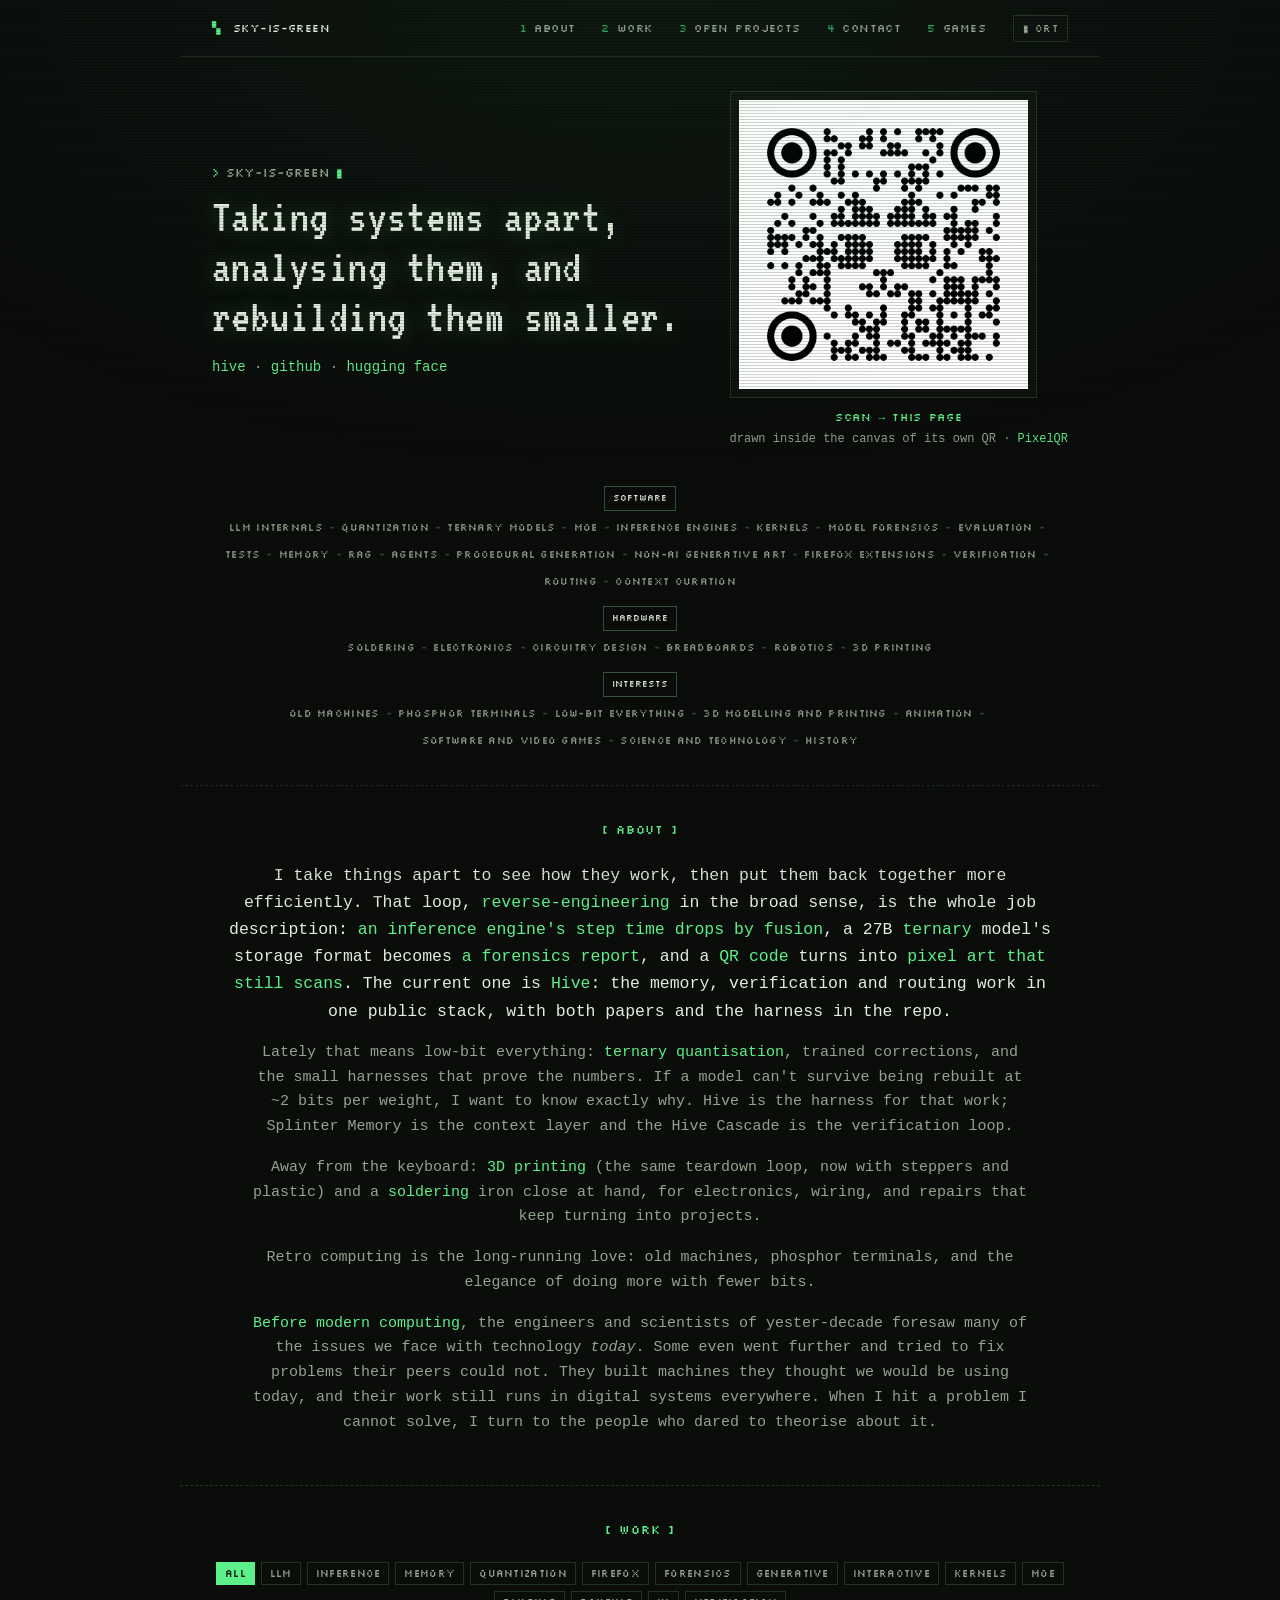
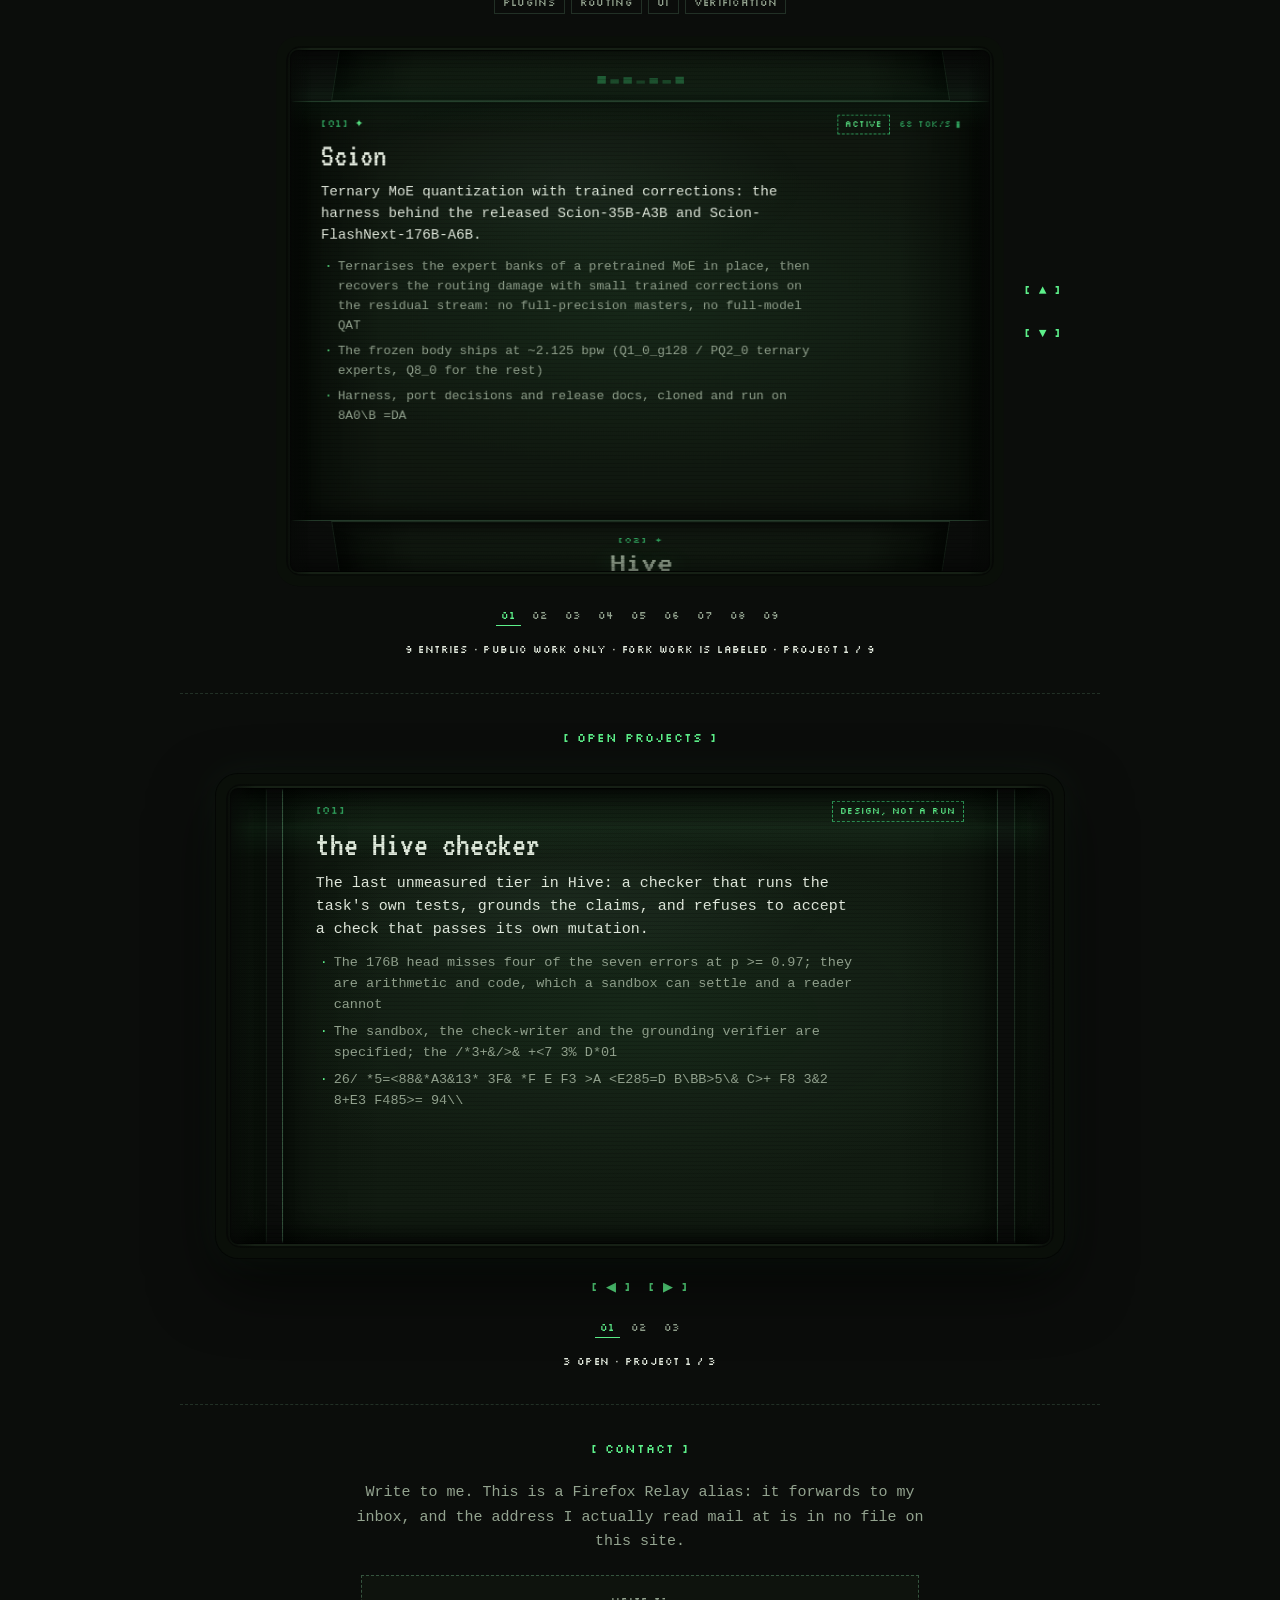
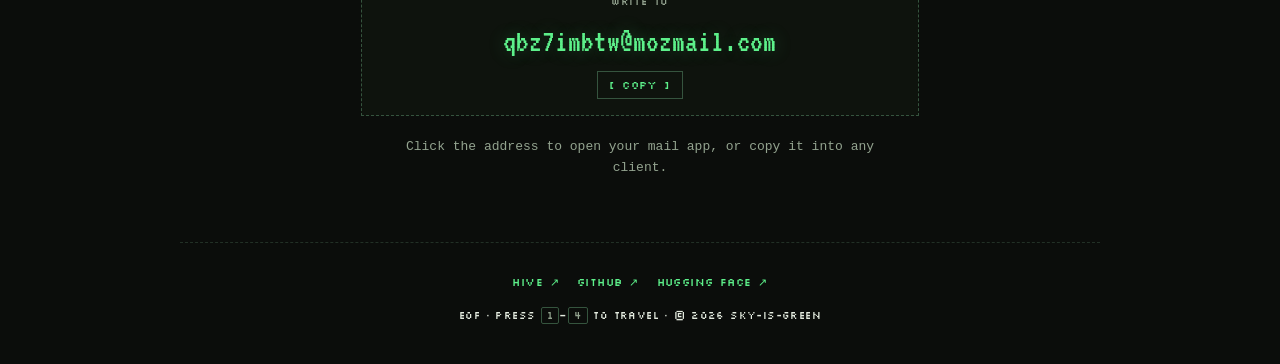
<file: index.html>
<!DOCTYPE html>
<html lang="en">
<head>
<meta charset="utf-8">
<meta name="viewport" content="width=device-width, initial-scale=1">
<title>Ricky · sky-is-green</title>
<meta name="description" content="Ricky (sky-is-green): low-bit systems, ternary quantization, inference engines, memory, verification, routing, and things taken apart to be rebuilt smaller.">
<link rel="icon" href="data:image/svg+xml,%3Csvg xmlns='http://www.w3.org/2000/svg' viewBox='0 0 16 16'%3E%3Crect width='16' height='16' fill='%230b0d0b'/%3E%3Crect x='3' y='3' width='10' height='10' fill='none' stroke='%235df08a' stroke-width='2'/%3E%3Crect x='6' y='6' width='4' height='4' fill='%235df08a'/%3E%3C/svg%3E">
<link rel="stylesheet" href="styles.css">
</head>
<body>
<a class="skip" href="#work">skip to work</a>

<header class="bar wrap">
  <a class="brand" href="https://github.com/sky-is-green"><span class="brand-mark" aria-hidden="true">▚</span> sky-is-green</a>
  <nav class="menu" aria-label="main menu">
    <a href="#about"><span class="num" aria-hidden="true">1</span>about</a>
    <a href="#work"><span class="num" aria-hidden="true">2</span>work</a>
    <a href="#open"><span class="num" aria-hidden="true">3</span>open projects</a>
    <a href="#contact"><span class="num" aria-hidden="true">4</span>contact</a>
    <a href="games/"><span class="num" aria-hidden="true">5</span>games</a>
  </nav>
  <button class="crt-toggle" id="crt-toggle" type="button" aria-pressed="true" title="toggle the CRT look">▮&nbsp;crt</button>
</header>

<main id="top">

  <section class="hero wrap" aria-labelledby="hero-tagline">
    <div class="hero-in">
      <div class="hero-text">
        <p class="hello"><span class="prompt" aria-hidden="true">&gt;</span> <span id="profile-name">…</span><span class="cursor" aria-hidden="true">▮</span></p>
        <h1 id="hero-tagline"></h1>
        <p class="sub" id="hero-links"></p>
      </div>
      <figure class="avatar">
        <img id="hero-avatar" src="assets/qr/hero-qr.png" width="820" height="820" alt="Pixel art rendered as a fully scannable QR code. It points at this page">
        <figcaption>
          <span class="scan-line">scan → this page</span>
          <span class="dim">drawn inside the canvas of its own QR · <a href="games/#cab-pixelqr">PixelQR</a></span>
        </figcaption>
      </figure>
    </div>
    <div class="skills" id="skills"></div>
  </section>

  <section id="about" class="wrap" aria-labelledby="sec-about">
    <h2 class="sec-label" id="sec-about"><span aria-hidden="true">[</span> about <span aria-hidden="true">]</span></h2>
    <div class="about" id="about-body"></div>
  </section>

  <section id="work" class="wrap" aria-labelledby="sec-work">
    <h2 class="sec-label" id="sec-work"><span aria-hidden="true">[</span> work <span aria-hidden="true">]</span></h2>
    <div class="filters" id="filters" role="group" aria-label="filter projects by tag"></div>
    <div class="tumbler" id="tumbler" role="group" aria-roledescription="carousel" aria-label="projects">
      <!-- A pad the width of the rail, set by sizeDrum(): the rail is in the row
           with the frame, so without it the frame sits half a rail left of the
           section's centre line. -->
      <div class="tum-pad" aria-hidden="true"></div>
      <!-- The scroller and the monitor are siblings, not parent and child: the
           monitor is positioned against the frame and simply painted over the
           scroller. The stage used to sit inside the scroller relying on
           position: sticky, but sticky never applied — screen.js mounts class
           "scr" on the stage and .scr's later position: relative wins the
           cascade, so the stage scrolled away with the content and the drum
           read as a blank gap (verified in Firefox). The scroller is now only
           what generates scroll input; the stage never moves with it. -->
      <div class="tum-frame" id="tum-frame">
        <div class="tum-viewport" id="tum-viewport" tabindex="0" aria-label="projects: scroll, swipe, or use the arrow keys">
          <div class="tum-space" id="tum-space" aria-hidden="true"></div>
        </div>
        <div class="tum-stage" id="tum-stage">
          <div class="tum-drum" id="tum-drum"></div>
          <!-- the monitor chrome (glass, signal, frame) is mounted by screen.js -->
        </div>
      </div>
      <div class="tum-side">
        <button class="tum-btn" id="tum-up" type="button" aria-label="previous project">[&nbsp;▲&nbsp;]</button>
        <button class="tum-btn" id="tum-down" type="button" aria-label="next project">[&nbsp;▼&nbsp;]</button>
      </div>
    </div>
    <div class="ticks" id="tum-ticks" role="group" aria-label="jump to project"></div>
    <p class="dim count" id="count" aria-live="polite"></p>
  </section>

  <section id="open" class="wrap" aria-labelledby="sec-open">
    <h2 class="sec-label" id="sec-open"><span aria-hidden="true">[</span> open projects <span aria-hidden="true">]</span></h2>
    <!-- The drum's cards, slid sideways instead of rolled: one monitor over a
         scroll-snap track, one card centred at a time with a sliver of each
         neighbour left showing. The centred card is the awake one; the slivers
         hold their standby plates. -->
    <div class="caro" id="caro">
      <div class="caro-track" id="caro-track" tabindex="0" role="group" aria-roledescription="carousel" aria-label="open projects: scroll, swipe, drag, or use the arrow keys"></div>
    </div>
    <div class="caro-side" id="caro-side">
      <button class="tum-btn" id="caro-prev" type="button" aria-label="previous open project">[&nbsp;◀&nbsp;]</button>
      <button class="tum-btn" id="caro-next" type="button" aria-label="next open project">[&nbsp;▶&nbsp;]</button>
    </div>
    <div class="ticks" id="caro-ticks" role="group" aria-label="jump to open project"></div>
    <p class="dim count" id="caro-count" aria-live="polite"></p>
  </section>

  <section id="contact" class="wrap" aria-labelledby="sec-contact">
    <h2 class="sec-label" id="sec-contact"><span aria-hidden="true">[</span> contact <span aria-hidden="true">]</span></h2>
    <div class="contact" id="contact-body">
      <p class="contact-intro" id="contact-intro"></p>
      <!-- The address is a Firefox Relay alias: mail sent to it is forwarded to
           the real inbox, and the inbox is in no file in this repo — only the
           alias is published. app.js fills it in from data/profile.json. -->
      <div class="contact-box">
        <span class="contact-label">write to</span>
        <a class="contact-addr" id="contact-mail" href="#">…</a>
        <div class="contact-actions">
          <button class="contact-btn" type="button" id="contact-copy">[ copy ]</button>
        </div>
      </div>
      <p class="contact-note" id="contact-note"></p>
    </div>
  </section>

</main>

<footer id="colophon" class="wrap">
  <div class="links" id="contact-links"></div>
  <p class="eof dim">EOF · press <span class="key">1</span>–<span class="key">4</span> to travel · © <span id="year"></span> sky-is-green</p>
</footer>

<noscript><p class="wrap dim">This page renders its content from <code>data/*.json</code>: please enable JavaScript (it's all static and same-origin).</p></noscript>

<script src="screen.js"></script>
<script src="app.js"></script>
</body>
</html>
</file>
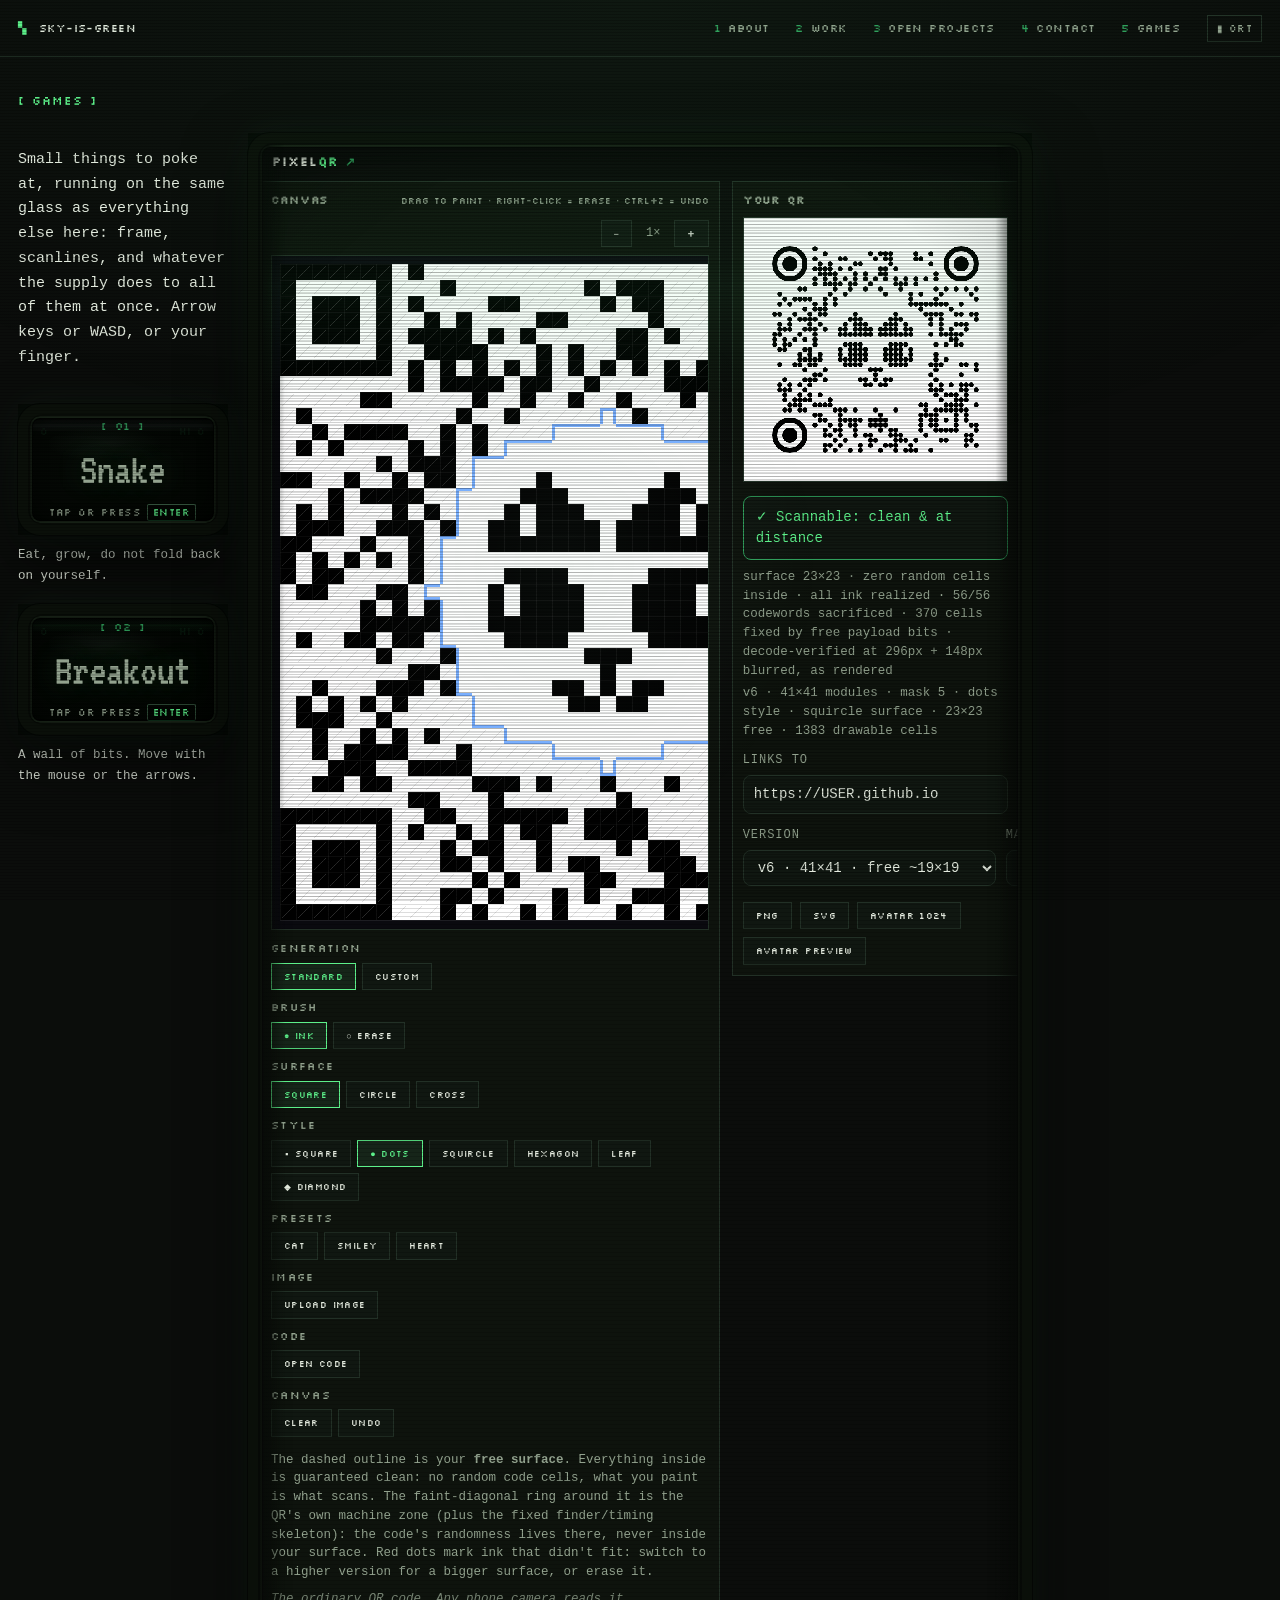
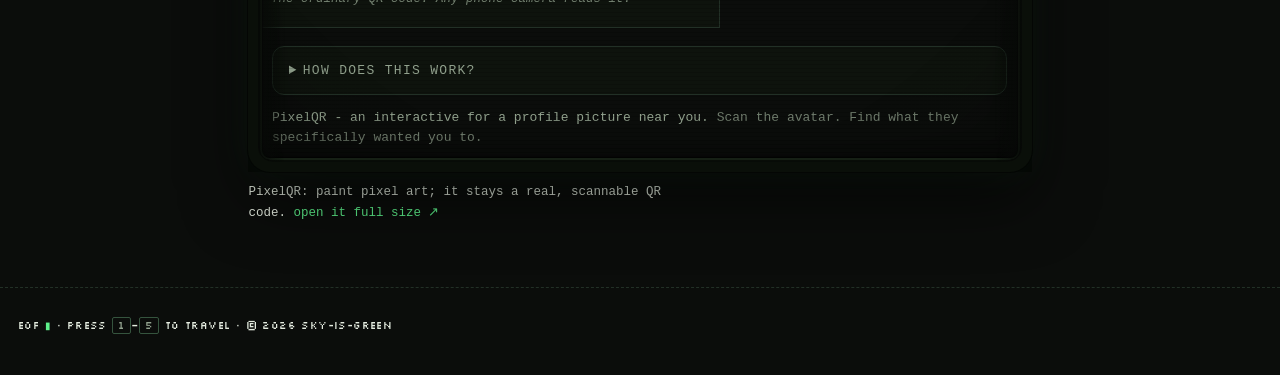
<file: games/index.html>
<!DOCTYPE html>
<html lang="en" data-page="games">
<head>
<meta charset="utf-8">
<meta name="viewport" content="width=device-width, initial-scale=1">
<title>games · sky-is-green</title>
<meta name="description" content="Small games and toys on the same phosphor glass as the rest of sky-is-green.">
<link rel="stylesheet" href="../styles.css">
</head>
<body>

<a class="skip" href="#games">skip to content</a>

<header class="bar wrap">
  <a class="brand" href="https://github.com/sky-is-green"><span class="brand-mark" aria-hidden="true">▚</span> sky-is-green</a>
  <nav class="menu" aria-label="main menu">
    <a href="../#about"><span class="num" aria-hidden="true">1</span>about</a>
    <a href="../#work"><span class="num" aria-hidden="true">2</span>work</a>
    <a href="../#open"><span class="num" aria-hidden="true">3</span>open projects</a>
    <a href="../#contact"><span class="num" aria-hidden="true">4</span>contact</a>
    <a href="./" aria-current="page"><span class="num" aria-hidden="true">5</span>games</a>
  </nav>
  <button class="crt-toggle" id="crt-toggle" type="button" aria-pressed="true" title="toggle the CRT look">▮&nbsp;crt</button>
</header>

<main>
  <section class="wrap" id="games" aria-labelledby="sec-games">
    <h2 class="sec-label" id="sec-games"><span aria-hidden="true">[</span> games <span aria-hidden="true">]</span></h2>
    <div class="cade">
      <div class="cade-games">
      <p class="dim cade-intro">
        Small things to poke at, running on the same glass as everything else here: frame, scanlines,
        and whatever the supply does to all of them at once. Arrow keys or WASD, or your finger.
      </p>
      <article class="cab" id="cab-snake">
        <div class="scr" data-game="snake">
          <canvas class="cab-canvas" width="320" height="200" aria-label="snake"></canvas>
          <div class="cab-hud" aria-hidden="true"><span class="hud-score">0</span> <span class="hud-hi">HI 0</span></div>
          <div class="cab-plate">
            <span class="plate-num">[ 01 ]</span>
            <h3 class="plate-title">Snake</h3>
            <p class="cab-hint">tap or press <span class="key">enter</span></p>
          </div>
        </div>
        <p class="cab-foot dim">Eat, grow, do not fold back on yourself.</p>
      </article>

      <article class="cab" id="cab-breakout">
        <div class="scr" data-game="breakout">
          <canvas class="cab-canvas" width="320" height="200" aria-label="breakout"></canvas>
          <div class="cab-hud" aria-hidden="true"><span class="hud-score">0</span> <span class="hud-hi">HI 0</span></div>
          <div class="cab-plate">
            <span class="plate-num">[ 02 ]</span>
            <h3 class="plate-title">Breakout</h3>
            <p class="cab-hint">tap or press <span class="key">enter</span></p>
          </div>
        </div>
        <p class="cab-foot dim">A wall of bits. Move with the mouse or the arrows.</p>
      </article>
      </div>

    <article class="cab cab-wide" id="cab-pixelqr">
      <div class="scr" data-game="pixelqr">
        <!-- src is set by games.js once the path is known to answer: a frame
             that points at a missing project page just shows GitHub's 404 -->
        <iframe class="cab-frame" data-src="../../pixelqr/" title="PixelQR: paint pixel art that is a real, scannable QR code"></iframe>
        <p class="cab-fallback dim"></p>
      </div>
      <p class="cab-foot dim">
        <strong>PixelQR</strong>: paint pixel art; it stays a real, scannable QR code.
        <span class="cab-return">Tap it to bring it back to the middle.</span>
        <a href="../../pixelqr/" target="_blank" rel="noopener">open it full size ↗</a>
      </p>
    </article>
    </div>
  </section>
</main>

<footer class="wrap">
  <p class="eof dim">EOF<span class="cursor" aria-hidden="true">▮</span> · press <span class="key">1</span>–<span class="key">5</span> to travel · © <span id="year"></span> sky-is-green</p>
</footer>

<script src="../screen.js"></script>
<script src="games.js"></script>
</body>
</html>
</file>
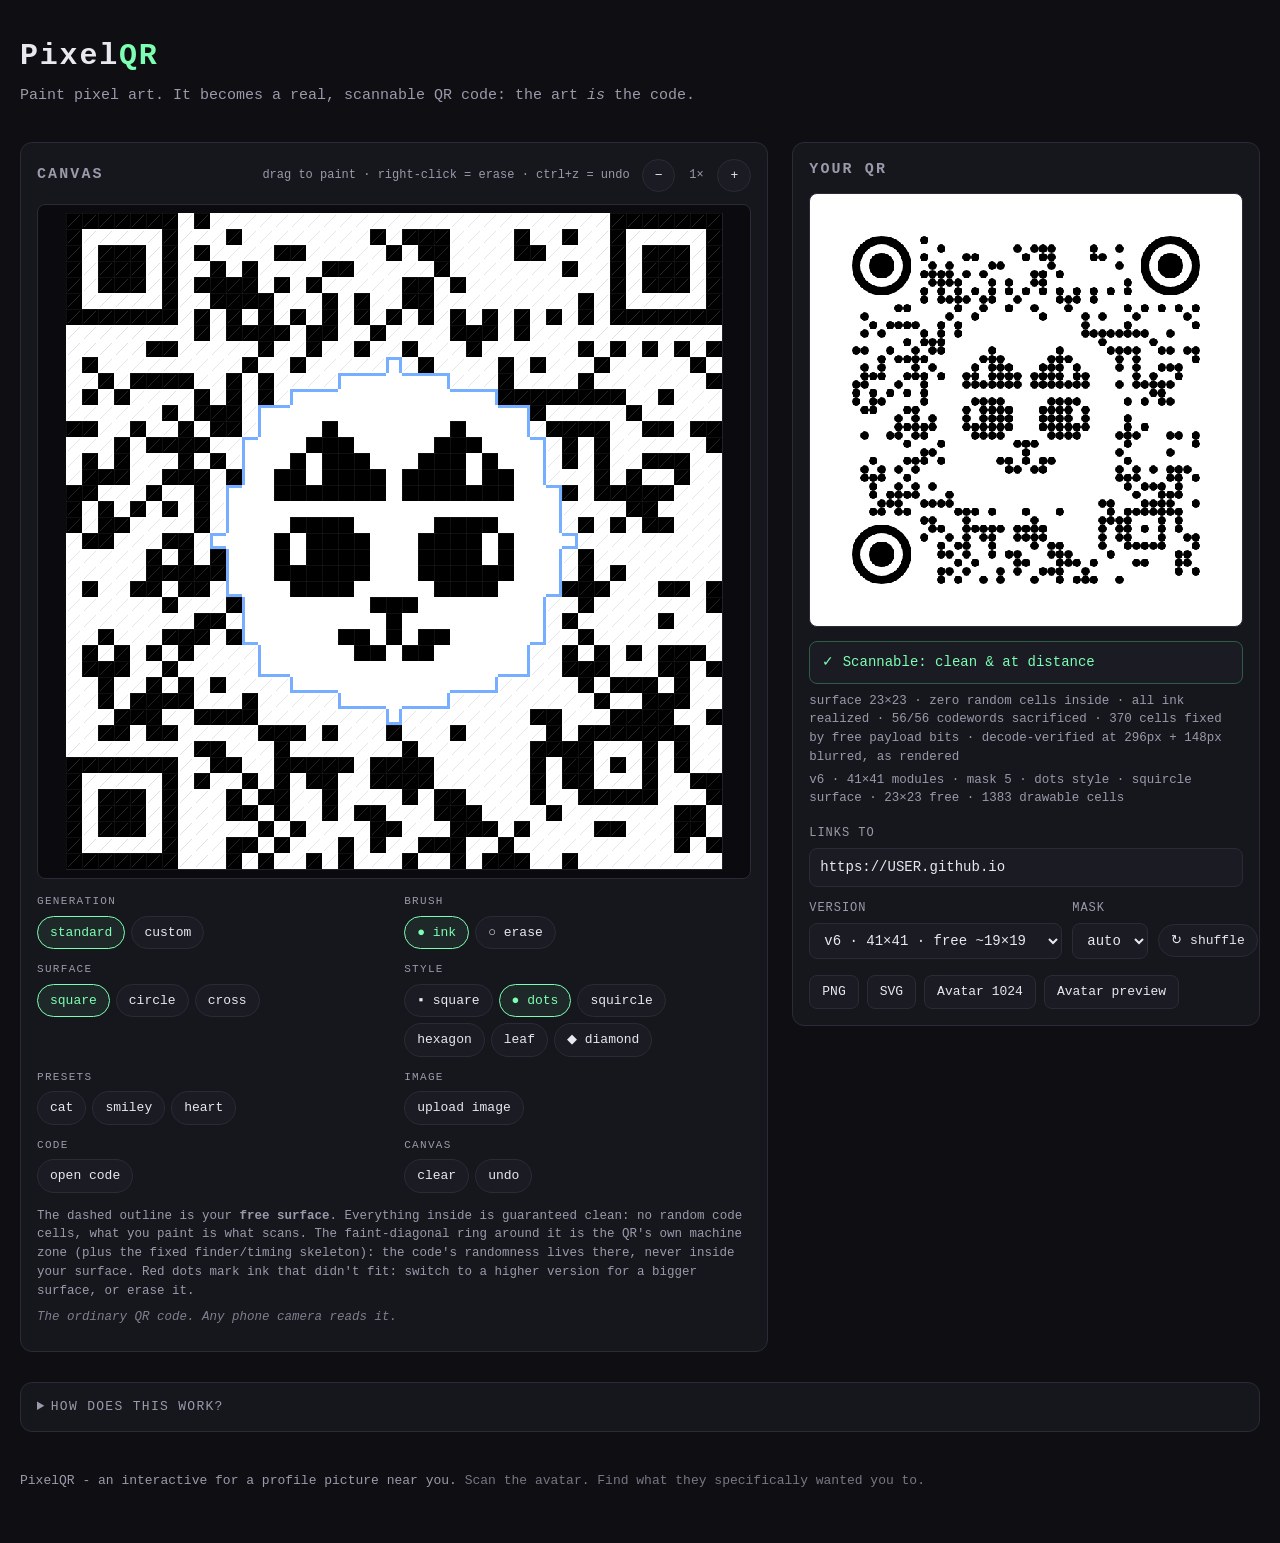
<file: pixelqr/index.html>
<!DOCTYPE html>
<html lang="en">
<head>
<meta charset="utf-8">
<meta name="viewport" content="width=device-width, initial-scale=1">
<title>PixelQR · pixel art as a scannable QR code</title>
<link rel="icon" href="favicon.svg" type="image/svg+xml">
<!-- The app's own files carry a version: they change together, and a browser
     that cached the old core.js with the new app.js would break. Bump ?v= when
     the app changes. -->
<link rel="stylesheet" href="style.css?v=8">
</head>
<body>

<header class="top">
  <div class="wrap">
    <h1><a class="home" href="https://github.com/sky-is-green/pixelqr" target="_blank" rel="noopener"
           title="PixelQR on GitHub">Pixel<span>QR</span></a></h1>
    <p class="tagline">Paint pixel art. It becomes a real, scannable QR code: the art <em>is</em> the code.</p>
  </div>
</header>

<main class="wrap layout">

  <!-- ============ editor ============ -->
  <section class="panel editor-panel">
    <div class="panel-head">
      <h2>Canvas</h2>
      <div class="head-tools">
        <span class="hint">drag to paint · right-click = erase · ctrl+z = undo</span>
        <div class="zoom" role="group" aria-label="Zoom">
          <button class="chip zoom-btn" id="zoom-out" title="Zoom out: smaller cells">−</button>
          <span class="zoom-level" id="zoom-level">1×</span>
          <button class="chip zoom-btn" id="zoom-in" title="Zoom in: finer detail">+</button>
        </div>
      </div>
    </div>

    <div class="canvas-frame editor-frame">
      <canvas id="editor"></canvas>
    </div>

    <div class="tools">
      <div class="group" role="group" aria-label="Generation mode">
        <span class="group-label">Generation</span>
        <div class="chips">
          <button class="chip active" data-pipeline="standard" title="An ordinary QR code: any phone camera reads it">standard</button>
          <button class="chip" data-pipeline="custom" title="My own circular layout: fills a round avatar edge to edge">custom</button>
        </div>
      </div>
      <div class="group" role="group" aria-label="Brush">
        <span class="group-label">Brush</span>
        <div class="chips">
          <button class="chip brush active" data-brush="1" title="Paint ink">●&nbsp;ink</button>
          <button class="chip brush" data-brush="0" title="Erase back to light">○&nbsp;erase</button>
        </div>
      </div>
      <div class="group" role="group" aria-label="Surface" id="surface-group">
        <span class="group-label">Surface</span>
        <div class="chips">
          <button class="chip active" data-surface="squircle" title="A rounded square in the middle">square</button>
          <button class="chip" data-surface="circle" title="A circle: the round profile picture">circle</button>
          <button class="chip" data-surface="cross" title="A cross reaching to the code's edges (needs a big version)">cross</button>
        </div>
      </div>
      <div class="group" role="group" aria-label="Style">
        <span class="group-label">Style</span>
        <div class="chips">
          <button class="chip" data-style="square" title="Crisp square modules (classic)">▪&nbsp;square</button>
          <button class="chip active" data-style="dots" title="Dots + ringed finders: calmest look, decode-verified">●&nbsp;dots</button>
          <button class="chip" data-style="squircle" title="Soft-square superellipse tiles">squircle</button>
          <button class="chip" data-style="hexagon" title="Honeycomb hexagon tiles + hexagon eyes">hexagon</button>
          <button class="chip" data-style="leaf" title="Interlocking petal tiles + leaf-shaped eyes">leaf</button>
          <button class="chip" data-style="diamond" title="Diagonal diamond lattice">◆&nbsp;diamond</button>
        </div>
      </div>
      <div class="group" role="group" aria-label="Presets">
        <span class="group-label">Presets</span>
        <div class="chips">
          <button class="chip" data-preset="CAT">cat</button>
          <button class="chip" data-preset="SMILEY">smiley</button>
          <button class="chip" data-preset="HEART">heart</button>
        </div>
      </div>
      <div class="group" role="group" aria-label="Image">
        <span class="group-label">Image</span>
        <div class="chips">
          <button class="chip" id="upload" title="Downsample an image into the free surface">upload&nbsp;image</button>
        </div>
        <input type="file" id="file" accept="image/*" hidden>
      </div>
      <div class="group" role="group" aria-label="Code">
        <span class="group-label">Code</span>
        <div class="chips">
          <button class="chip" id="open-code" title="Read a code from a file — a standard QR, or one of ours">open&nbsp;code</button>
        </div>
        <input type="file" id="code-file" accept="image/*" hidden>
      </div>
      <div class="group" role="group" aria-label="Canvas">
        <span class="group-label">Canvas</span>
        <div class="chips">
          <button class="chip" id="clear" title="Erase every drawing: the surface goes back to blank">clear</button>
          <button class="chip" id="undo" title="Ctrl/Cmd+Z: step back through edits">undo</button>
        </div>
      </div>
    </div>

    <p class="legend">
      The dashed outline is your <b>free surface</b>. Everything inside is guaranteed clean:
      no random code cells, what you paint is what scans. The faint-diagonal ring around it is
      the QR's own machine zone (plus the fixed finder/timing skeleton): the code's randomness lives
      there, never inside your surface. Red dots mark ink that didn't fit: switch to a higher
      version for a bigger surface, or erase it.
    </p>
    <p class="legend dim" id="pipeline-hint">The ordinary QR code. Any phone camera reads it.</p>
    <p class="legend dim" id="read-note"></p>
  </section>

  <!-- ============ preview ============ -->
  <section class="panel preview-panel">
    <div class="panel-head">
      <h2>Your QR</h2>
    </div>

    <div class="canvas-frame preview-frame">
      <canvas id="preview"></canvas>
    </div>

    <div id="badge" class="badge"></div>
    <div id="badge-detail" class="detail"></div>
    <div id="stats" class="stats"></div>

    <div class="settings">
      <label class="field">
        <span>Links to</span>
        <input id="url" type="url" value="https://USER.github.io" spellcheck="false">
      </label>

      <div class="row">
        <label class="field small">
          <span>Version</span>
          <select id="version"></select>
        </label>

        <label class="field small">
          <span>Mask</span>
          <select id="mask">
            <option value="auto" selected>auto</option>
            <option value="0">0</option>
            <option value="1">1</option>
            <option value="2">2</option>
            <option value="3">3</option>
            <option value="4">4</option>
            <option value="5">5</option>
            <option value="6">6</option>
            <option value="7">7</option>
          </select>
        </label>

        <button class="chip" id="shuffle-mask" title="Try a random mask">↻&nbsp;shuffle</button>
      </div>
    </div>

    <div class="downloads">
      <button class="chip dl" id="dl-qr">PNG</button>
      <button class="chip dl" id="dl-svg">SVG</button>
      <button class="chip dl" id="dl-avatar" title="The round profile picture: the code inside a circle">Avatar 1024</button>
      <button class="chip dl" id="dl-avatar-preview" title="The round profile picture at feed size">Avatar preview</button>
    </div>
  </section>
</main>

<section class="wrap">
  <details class="howto">
    <summary>How does this work?</summary>
    <div class="howto-body">
      <p>
        A QR code at <b>error-correction level H</b> is built to survive up to ~30% damage. That
        tolerance is a budget, and PixelQR spends it to make one region of the code <b>fully
        yours</b>: a free surface where every cell is pinned to your drawing (ink dark,
        background light). The code's own random cells are pushed outside it into the
        ring. They're what keeps every link unique, and they never mix with your art. What you
        paint is what scans.
      </p>
      <ul>
        <li><b>Free surface</b> (dashed outline): the shape you choose, sized from the
        available code budget, guaranteed to end up <b>100% free of random code cells</b>.
        A square, a circle or a cross; bigger versions buy a bigger surface (v3 ≈ 13×13 cells,
        v4 ≈ 17×17, v5 ≈ 19×19, v6 ≈ 23×23 for this link length; a shorter link buys more).
        If a pattern is stubborn, the surface steps one cell smaller until the guarantee
        holds. It never shows noise.</li>
        <li><b>The code ring</b>: everything outside the surface (faint diagonal) is the QR's
        machine zone, which holds the finder patterns, timing, and the random data cells carrying your link plus
        the digital signatures that make it decode. Its randomness is what makes the code unique.</li>
        <li><b>Free payload bits</b>: the pad codewords after the payload terminator are never
        read by decoders. The app solves them with linear algebra (same family of trick as
        QArt/QArtText codes) to pin another batch of surface cells <i>exactly</i>: 16 free bits at
        v3, 96 at v4, 176 at v5, spending no scan margin at all.</li>
        <li><b>Styled rendering</b>: dots or rounded tiles with rounded finders, the look
        commercial design-QR generators use to calm the noise down. Every style is verified by
        decoding the styled render itself (crisp and blurred), so the pretty version is the
        scannable version.</li>
        <li><b>Sacrificed codewords</b>: every 8 module bits form one codeword. Flipping the
        codeword's bits costs the decoder only <i>one</i> error, so each sacrificed codeword pins
        a whole batch of surface cells.</li>
        <li><b>Pattern-fit search</b>: the popup pattern is determined by the link and the mask.
        The app quietly tries variant encodings and all 8 masks, then keeps the one whose free
        cells fit your drawing best (the tiny <code>#x</code> fragment it may add to your link
        only changes the anchor, not the page).</li>
        <li><b>Live verification</b>: after every edit, the code is decoded in your browser with
        a real QR decoder (jsQR), both crisp and blurred/shrunk to simulate scanning at a
        distance. If it fails, the flip budget is auto-trimmed until it passes.</li>
        <li><b>Red dots</b> in the canvas mark ink that didn't fit the budget. That's your cue
        to switch to a higher version (bigger surface) or simplify that area.</li>
        <li><b>Round profile pictures</b>: a profile picture is a circle, and a circle has no
        corners, so the three finder patterns of a square QR sit exactly where a circular crop
        would eat them. In <b>standard</b> mode the QR is inscribed in the circle, so every eye
        stays inside it and any phone reads it. In <b>custom</b> mode the grid is a disc and the
        eyes sit inside it, so the code fills the circle edge to edge, at the cost of no longer
        being a standard QR.</li>
      </ul>
      <p class="fine">
        Everything runs in your browser: no server, no uploads. Built on
        qrcode-generator (MIT) and jsQR (Apache-2.0). Point your phone's camera at the preview to scan it.
      </p>
    </div>
  </details>
</section>

<footer class="wrap foot">
  <p>PixelQR - an interactive for a profile picture near you. <span class="dim">Scan the avatar. Find what they specifically wanted you to.</span></p>
</footer>

<script>
/* My portfolio frames this app on its own glass; wear the house theme there
   (or with ?crt=1) without changing how it looks standing alone. */
try {
  var embedded = window.self !== window.top;
  var asked = new URLSearchParams(location.search).get('crt');
  if (embedded || asked === '1') document.documentElement.classList.add('crt');
} catch (e) { document.documentElement.classList.add('crt'); }
</script>
<script src="lib/qrcode.js?v=9"></script>
<script src="lib/jsQR.js?v=9"></script>
<script src="reader.js?v=9"></script>
<script src="core.js?v=9"></script>
<script src="app.js?v=9"></script>
</body>
</html>
</file>
<file: styles.css>
/* sky-is-green — retro / low-bit theme
   phosphor green on near-black, terminal type, scanlines, a DOS menu,
   and a Fallout-style project tumbler */

/* ---------- fonts (self-hosted, OFL) ---------- */
@font-face { font-family: 'vt323'; src: url('assets/fonts/vt323-400.woff2') format('woff2'); font-weight: 400; font-display: swap; }
@font-face { font-family: 'silkscreen'; src: url('assets/fonts/silkscreen-400.woff2') format('woff2'); font-weight: 400; font-display: swap; }
@font-face { font-family: 'silkscreen'; src: url('assets/fonts/silkscreen-700.woff2') format('woff2'); font-weight: 700; font-display: swap; }

/* ---------- tokens ---------- */
:root {
  --bg: #0b0d0b;
  --bg-panel: #0e130d;
  --ink: #e4ebdf;
  --ink-dim: #93a38f;
  --acc: #5df08a;
  --acc-deep: #2f9e5b;
  --line: #223026;
  --line-bright: #35543e;
  --mono: ui-monospace, 'SFMono-Regular', Menlo, Consolas, 'Liberation Mono', monospace;
  --display: 'vt323', var(--mono);
  --label: 'silkscreen', var(--mono);
  color-scheme: dark;
}

/* ---------- base ---------- */
* { box-sizing: border-box; }
html { scroll-behavior: smooth; }
body {
  margin: 0;
  background: var(--bg);
  color: var(--ink);
  font: 15px/1.65 var(--mono);
}
.wrap { max-width: 920px; margin-inline: auto; padding-inline: clamp(16px, 4vw, 32px); }
a { color: var(--acc); text-decoration: none; }
a:hover { text-decoration: underline; text-underline-offset: 3px; }
::selection { background: var(--acc); color: #06120a; }
:focus-visible { outline: 2px dashed var(--acc); outline-offset: 3px; border-radius: 2px; }
.skip { position: absolute; left: -9999px; top: 0; background: var(--acc); color: #06120a; padding: 8px 14px; z-index: 50; font-family: var(--label); font-size: 11px; }
.skip:focus { left: 8px; top: 8px; }

/* scrollbar */
::-webkit-scrollbar { width: 10px; height: 10px; }
::-webkit-scrollbar-track { background: var(--bg); }
::-webkit-scrollbar-thumb { background: var(--line); border: 2px solid var(--bg); }
::-webkit-scrollbar-thumb:hover { background: var(--line-bright); }

/* CRT: scanlines + a whisper of glow (toggleable) */
body::after {
  content: '';
  position: fixed; inset: 0; pointer-events: none; z-index: 40;
  background: repeating-linear-gradient(to bottom, rgba(0, 0, 0, 0) 0 2px, rgba(0, 0, 0, 0.18) 2px 3px);
}
body::before {
  content: '';
  position: fixed; inset: 0; pointer-events: none; z-index: 39;
  background: radial-gradient(120% 90% at 50% 0%, rgba(93, 240, 138, 0.05), transparent 60%);
}
html.crt-off body::after, html.crt-off body::before { display: none; }
@media (prefers-contrast: more) { body::after, body::before { display: none; } }

/* ---------- header: DOS menu bar ---------- */
.bar {
  display: flex; align-items: center; flex-wrap: wrap; gap: 10px 16px;
  padding-block: 12px; border-bottom: 1px solid var(--line);
}
.brand { font-family: var(--label); font-size: 11px; color: var(--ink); letter-spacing: 0.04em; }
.brand:hover { text-decoration: none; color: var(--acc); }
.brand-mark { color: var(--acc); margin-right: 6px; }
.menu { display: flex; flex-wrap: wrap; gap: 4px; margin-left: auto; font-family: var(--label); font-size: 11px; }
.menu a {
  color: var(--ink-dim); padding: 6px 10px; letter-spacing: 0.04em;
  border: 1px solid transparent;
}
.menu a:hover { color: var(--acc); border-color: var(--acc-deep); text-decoration: none; }
.menu a .num { color: var(--acc-deep); margin-right: 7px; }
.crt-toggle {
  font-family: var(--label); font-size: 10px; letter-spacing: 0.04em;
  color: var(--ink-dim); background: none; border: 1px solid var(--line);
  padding: 6px 9px; cursor: pointer;
}
.crt-toggle:hover { color: var(--acc); border-color: var(--acc-deep); }
.crt-toggle[aria-pressed="false"] { color: var(--acc-deep); }

/* ---------- hero ----------
   The hero is as tall as what is in it: the prompt, the title and the portrait,
   with the tag lists just under them, all one block. It used to be stretched to
   fill the first screen, which put the tags a long way below the portrait and
   then left the rest of the screen empty before the dashed divider — the
   padding here is the shared `section` 34px for the same reason, so the divider
   sits as far below the tags as it does above the next heading. The portrait is
   centred against the title rather than against a block, which is why the
   skills are not in the row it lives in — with them in there the row grew to
   500px and the portrait sat low. */
.hero {
  display: grid;
  gap: clamp(24px, 4vh, 44px);
}
.hero-in {
  display: grid; grid-template-columns: 1fr auto;
  gap: clamp(20px, 5vw, 48px); align-items: center;
}
.hero-text { min-width: 0; }
.hello { font-family: var(--label); font-size: 12px; color: var(--ink-dim); margin: 0 0 10px; }
.prompt { color: var(--acc); }
.hero h1 {
  font-family: var(--display); font-weight: 400; margin: 0 0 14px;
  font-size: clamp(30px, 5.4vw, 47px); line-height: 1.06; letter-spacing: 0.01em;
  text-shadow: 0 0 22px rgba(93, 240, 138, 0.28);
}
.hero .sub { color: var(--ink-dim); margin: 0; font-size: 14px; }
.avatar { margin: 0; text-align: center; }
.avatar img {
  display: block; width: clamp(208px, 24vw, 320px); height: auto;
  border: 1px solid var(--line); padding: 8px; background: var(--bg-panel);
}
.avatar figcaption { margin-top: 10px; font-size: 12px; color: var(--ink-dim); }
.scan-line { display: block; font-family: var(--label); font-size: 11px; color: var(--acc); margin-bottom: 4px; letter-spacing: 0.06em; }
@media (max-width: 720px) {
  .hero-in { grid-template-columns: 1fr; }
  .avatar { justify-self: center; order: 2; }
  /* the caption is wider than the portrait, and the figure is centred as a
     whole — so the image needs centring inside it too, or it sits left */
  .avatar img { margin-inline: auto; width: 208px; height: 208px; }
}

/* ---------- skills ---------- */
/* The group is the boxed thing and the tags under it are plain dim text: the
   category is the label, the tags are the detail. The label sits on its own
   line above its tags, so a long list of concepts can start at the block's own
   left edge; the tags sit in their own element (`div.tags`) so the ones that
   wrap hang under the first tag rather than under the box. */
.skills { display: grid; gap: 14px; }
/* the whole block centres — each group's label and its tags — matching the
   page below the hero */
.skills .row { display: grid; justify-items: center; gap: 6px; }
.skills .tags { display: flex; flex-wrap: wrap; justify-content: center; gap: 6px 0; }
.skills .g {
  font-family: var(--label); font-size: 9px; color: var(--ink); text-transform: uppercase;
  border: 1px solid var(--line-bright); padding: 4px 8px; text-align: center;
}
/* a dash between the tags rather than a bare gap: the row reads as one line of
   separated words. The dash belongs to the tag it follows, so a wrap leaves it
   at the end of the line rather than opening the next one with it. A tag never
   breaks inside itself, so a dash never lands alone. */
.skills .chip.static { white-space: nowrap; }
.skills .chip.static:not(:last-child)::after {
  content: '-'; margin-inline: 6px; color: var(--line-bright);
}

/* ---------- chips ---------- */
.chip {
  font-family: var(--label); font-size: 10px; text-transform: uppercase; letter-spacing: 0.03em;
  color: var(--ink-dim); background: transparent; border: 1px solid var(--line);
  padding: 4px 8px; cursor: pointer;
}
.chip:hover { color: var(--acc); border-color: var(--acc-deep); }
.chip.active { background: var(--acc); border-color: var(--acc); color: #06120a; }
/* the skills' tags are not filters: no box and no hover, just quiet text */
.chip.static { cursor: default; border: 0; background: none; padding: 4px 0; }
.chip.static:hover { color: var(--ink-dim); }

/* ---------- sections ---------- */
section { padding-block: 34px; }
.sec-label {
  font-family: var(--label); font-size: 12px; font-weight: 400; letter-spacing: 0.08em;
  color: var(--acc); margin: 0 0 22px; text-transform: uppercase;
}
#about, #work, #open, #contact { border-top: 1px dashed var(--line); }

/* ---------- about ---------- */
/* the paragraphs take the whole column (86ch ≈ the 856px the wrap leaves), so
   the page is as short as the text allows — the request was "wider … which will
   shorten the page-length", 68ch was leaving ~180px of column unused per line */
.about p { margin: 0 auto 16px; max-width: 86ch; }
.about p:first-child { font-size: 16.5px; color: var(--ink); }
.about p + p { color: var(--ink-dim); }

/* ---------- work: 3D drum tumbler (pip-boy style) ---------- */
.filters { display: flex; flex-wrap: wrap; gap: 6px; margin-bottom: 18px; }
.count { font-family: var(--label); font-size: 10px; letter-spacing: 0.04em; margin: 16px 0 0; }

.tumbler { display: flex; gap: 10px; align-items: stretch; }
/* The rail (up/down) is a flex item of its own, so the drum's frame is only
   centred by accident: at 1300px it sat 29px left of the line every other
   centred thing on the page sits on (ticks, count, filters, hero, about). This
   pad mirrors the rail — sizeDrum() measures it — and puts the frame back on
   that line, which is the middle of the drum's window. */
.tum-pad { flex: 0 0 auto; width: var(--rail, 0px); }
/* The scroller and the monitor are siblings. The monitor is positioned against
   this frame and never moves; the scroller only generates scroll input. The
   stage used to sit inside the scroller relying on position: sticky, but
   sticky never applied — .scr's later position: relative wins the cascade, so
   the stage scrolled away with the content and the drum read as a blank gap. */
.tum-frame {
  position: relative;
  flex: 1 1 auto; height: var(--tumh, clamp(380px, 62vh, 560px));
  --tumh: clamp(380px, 62vh, 560px);
}
.tum-viewport {
  position: absolute; inset: 0;
  overflow-y: auto; overflow-x: hidden; scrollbar-width: none;
  cursor: grab; user-select: none; outline: none;
}
.tum-viewport::-webkit-scrollbar { display: none; }
.tum-viewport.dragging { cursor: grabbing; }
.tum-space { height: 0; }
/* The frame's direct-child selector outranks .scr (mounted on the stage by
   screen.js, later in this file, setting position: relative) — without it the
   monitor would collapse to height 0 and the cull would hide every card. */
.tum-frame > .tum-stage {
  position: absolute; inset: 0;
  pointer-events: none;   /* the scroller underneath keeps the wheel and drags */
  --sc: 0.72; /* card draw scale (also read by the bezel/compensation maths) */
  /* The cards ride a cylinder, so the far ones project well outside the frame:
     the monitor is the window they are seen *through*. The scroller used to do
     this clipping by being their ancestor; as siblings it has to be explicit,
     or the neighbours spill over the rest of the page.
     overflow alone clips at the stage's padding box, i.e. the *frame's* box,
     which is 4px outside the opaque bezel — so a sliver of the rolling
     neighbours showed in that gutter, ending in a hard straight cut just
     outside the monitor. The clip below lands on the bezel's outline instead
     (the same 4px inset the bezel itself uses, and its radius), so the cards
     run under the plastic and vanish behind the monitor's edge. */
  overflow: hidden;
  clip-path: inset(var(--frame-inset, 4px) round calc(var(--frame-radius, 15px) + 7px));
}
/* the cylinder itself: the perspective stage the cards roll on.
   There is no top/bottom fade any more — it used to hide the edges of the
   stack, but the cards now butt and the drum continues past the frame, so a
   fade here would just dim the seam it is supposed to hide. The bezel's
   vignette does the softening instead. */
.tum-drum {
  position: absolute; inset: 0;
  perspective: var(--persp, 1900px);
}
/* The card's width is set from app.js so that it projects to exactly the screen
   the frame opens — no part of a card is ever cut off by the frame. */
.slide {
  position: absolute; top: 50%; left: 50%;
  width: var(--card-w, 100%);
  margin-left: calc(var(--card-w, 100%) / -2);
  transform: translateY(-50%) rotateX(var(--a, 0deg)) translateZ(var(--r, 480px)) scale(var(--sc, 0.72));
  backface-visibility: hidden;
  will-change: transform, opacity;
  pointer-events: none;
}
.slide.active { pointer-events: auto; }

/* ---------- the monitor: frame, glass, signal ----------
   Mounted by screen.js on any box: the same chrome runs over the project drum
   and over a game canvas, because all of it is screen-space — it sits *over*
   whatever the screen contains and never needs to know what that is. Sizes come
   from --frame-inset / --bezel so a screen can sit inside a larger box. */
.scr {
  position: relative;
  isolation: isolate;        /* keeps the content's z-index off the rest of the page */
  --frame-inset: 0px;
  --bezel: 12px;
  --frame-radius: 15px;
}
.scr-glass, .scr-glitch {
  position: absolute;
  inset: calc(var(--frame-inset) + var(--bezel));
  border-radius: var(--frame-radius);
  pointer-events: none;
}
/* The frame is inset over the content rather than wrapped around it: its border
   *is* the bezel and its padding box is the visible screen. */
.scr-bezel {
  position: absolute; inset: var(--frame-inset);
  box-sizing: border-box;
  border: var(--bezel) solid #0a0f09;
  border-radius: calc(var(--frame-radius) + 7px);
  pointer-events: none; z-index: 700;
  box-shadow:
    inset 0 0 0 2px #1b271a,
    inset 0 0 0 3px rgba(0, 0, 0, 0.65),
    inset 0 2px 0 rgba(93, 240, 138, 0.07),
    0 0 0 1px #040604,
    0 0 34px rgba(93, 240, 138, 0.05),
    0 26px 64px rgba(0, 0, 0, 0.6);
}
/* the recessed screen: soft all-round edges so the picture glows down into the
   frame instead of meeting a hard edge */
.scr-bezel::before {
  content: ''; position: absolute; inset: -2px; border-radius: var(--frame-radius); pointer-events: none;
  background:
    linear-gradient(90deg, rgba(9, 12, 9, 0.8) 0, rgba(9, 12, 9, 0) 3.5%, rgba(9, 12, 9, 0) 96.5%, rgba(9, 12, 9, 0.8) 100%),
    radial-gradient(120% 120% at 50% 50%, rgba(9, 12, 9, 0) 68%, rgba(9, 12, 9, 0.55) 100%);
  box-shadow: inset 0 0 20px rgba(0, 0, 0, 0.45);
}
html.drum-off .scr-bezel { display: none; }

/* The glass: the curvature of a tube is a property of the screen, not of the
   picture on it, so it must not move when the picture does — and it must not sit
   on the cards, whose top and bottom edges are shared with their neighbours. A
   specular sweep high on the face, and an elliptical falloff that pulls the
   corners in like a raster rather than darkening the edges in straight lines. */
.scr-glass {
  z-index: 640;
  background:
    radial-gradient(46% 24% at 40% 26%, rgba(186, 255, 214, 0.05), transparent 74%),
    radial-gradient(120% 82% at 50% 50%, rgba(2, 5, 2, 0) 62%, rgba(2, 5, 2, 0.5) 100%);
  box-shadow: inset 0 0 30px rgba(0, 0, 0, 0.45);
}
html.crt-off .scr-glass { display: none; }

/* Signal: the monitor's own noise. Screen-space, so it sits on the glass rather
   than on any one card — which is what lets a tear cross a seam. */
.scr-glitch {
  z-index: 660;
  overflow: hidden;
  /* Its own composited layer: the scanlines are a transparent stripe pattern
     over the whole glass, so without this the browser repaints the full area
     every frame as the picture moves underneath — measured at p95 24ms against
     6ms with the layer promoted. */
  will-change: transform;
}
.scr-glitch .scan {
  position: absolute; inset: 0;
  background: repeating-linear-gradient(to bottom, rgba(0, 0, 0, 0) 0 3px, rgba(0, 0, 0, 0.2) 3px 4px);
  opacity: 0.7;
  will-change: transform;
}
.scr-glitch .roll {
  position: absolute; left: 0; right: 0; top: 0; height: 16%;
  background: linear-gradient(180deg, rgba(93, 240, 138, 0), rgba(93, 240, 138, 0.03) 45%, rgba(93, 240, 138, 0.055) 55%, rgba(93, 240, 138, 0));
  animation: scr-roll 9s linear infinite;
}
/* transform, not `top`: an animated offset would relayout and repaint this
   layer every frame, and the layer covers the whole glass */
@keyframes scr-roll { from { transform: translateY(-110%); } to { transform: translateY(730%); } }
/* a jump at this opacity is easy to miss, so it flares as it lands */
.scr-glitch .roll.jumped { filter: brightness(2.4); }
.scr-glitch .tear {
  position: absolute; left: -2%; right: -2%; height: 26px; opacity: 0;
  background: linear-gradient(90deg, rgba(93, 240, 138, 0.07), rgba(255, 255, 255, 0.05) 40%, rgba(93, 240, 138, 0.05));
}
.scr-glitch .tear.on { animation: scr-tear 220ms steps(3, end) 1; }
@keyframes scr-tear {
  0%   { opacity: 0; transform: translateX(0); }
  20%  { opacity: 1; transform: translateX(-7px); }
  55%  { opacity: 0.7; transform: translateX(5px); }
  100% { opacity: 0; transform: translateX(0); }
}
html.crt-off .scr-glitch { display: none; }

/* magnetic interference: the picture is yanked to the right and sheared, then
   snaps back. Keyframes rather than a transition so it can be retriggered at
   any moment and still recover cleanly. */
.scr .interfere { animation: scr-interfere 240ms steps(6, end) 1; }
@keyframes scr-interfere {
  0%   { transform: none; }
  16%  { transform: translateX(22px) skewX(-5deg) scaleX(1.02); }
  33%  { transform: translateX(26px) skewX(-6deg) scaleX(1.02); }
  50%  { transform: translateX(10px) skewX(-2deg); }
  70%  { transform: translateX(-6px) skewX(1.5deg); }
  85%  { transform: translateX(3px) skewX(-0.5deg); }
  100% { transform: none; }
}
/* the whole glass lifts for one frame as the interference hits */
.scr-glitch.flashed { filter: brightness(1.6); }
@media (prefers-reduced-motion: reduce) {
  .scr .interfere { animation: none; }
  .scr-glitch .roll { animation: none; }
  .scr-glitch .tear { display: none; }
}

/* ---------- cards: little CRT faces ----------
   The face is deliberately symmetric top to bottom: the cards now butt edge to
   edge, so the bottom edge of one is physically the top edge of the next, and
   anything asymmetric (a sheen anchored near the top, a bottom-only inner
   shadow, a drop shadow under the card) shows up as a band across the seam. */
.slide-card {
  position: relative;
  height: var(--card-h, 460px);
  border-radius: 6px;
  padding: 15px 34px;
  /* how much of the record's own type scale this face has room for, set per
     card by fitRecords() in app.js */
  --rec: 1;
  /* The CRT silhouette: top and bottom edges bow outward (see crtPath in
     app.js). The sides are off-screen, so only those two edges need the bow —
     and because every card bows identically, adjacent edges follow the same
     curve, overlapping slightly instead of separating at the middle. */
  clip-path: var(--crt-path, none);
  overflow: hidden;   /* a long record is clipped at the face, never spills */
}
.slide-card { --narrow: 0.88; }
/* relative, so the record paints above .face: a positioned layer paints after
   non-positioned content, whatever the tree order says */
.slide-inner { position: relative; }

/* The surface. A card that is not the one in front draws narrower, so the drum
   reads as a lit panel between two set-back ones; because it is a layer of its
   own, narrowing it never touches the text. The side gradients curve it into
   shadow, and the matching top/bottom shadows put a groove at the seam where
   two faces meet. */
.face {
  position: absolute; inset: 0;
  border: 1px solid #1c2b1f;
  transform: scaleX(var(--narrow, 0.88));
  transition: transform 170ms linear;
  /* slightly convex glass: a centre-bright phosphor field, with the highlight
     in the middle rather than near the top */
  background:
    radial-gradient(92% 58% at 50% 50%, rgba(93, 240, 138, 0.05), transparent 64%),
    radial-gradient(150% 135% at 50% 50%, #131d13 0%, #0e140d 60%, #080c07 100%);
  box-shadow:
    inset 0 0 0 1px rgba(93, 240, 138, 0.035),
    inset 0 0 46px rgba(0, 0, 0, 0.5),
    inset 0 12px 20px -12px rgba(0, 0, 0, 0.85),
    inset 0 -12px 20px -12px rgba(0, 0, 0, 0.85);
}
.face::after {
  content: ''; position: absolute; inset: 0;
  background: linear-gradient(90deg,
    rgba(4, 7, 4, 0.92) 0, rgba(4, 7, 4, 0.45) 4%, rgba(4, 7, 4, 0) 13%,
    rgba(4, 7, 4, 0) 87%, rgba(4, 7, 4, 0.45) 96%, rgba(4, 7, 4, 0.92) 100%);
}
.slide.awake .slide-card { --narrow: 1; }
.slide.awake .face { border-color: var(--line-bright); }
.slide.awake .slide-card::before, .slide.awake .slide-card::after {
  content: ''; position: absolute; width: 12px; height: 12px; border: 2px solid var(--acc-deep); pointer-events: none;
}
.slide.awake .slide-card::before { top: -2px; left: -2px; border-right: 0; border-bottom: 0; }
.slide.awake .slide-card::after { bottom: -2px; right: -2px; border-left: 0; border-top: 0; }
.slide-card .head { display: flex; justify-content: space-between; align-items: baseline; margin-bottom: calc(6px * var(--rec)); }
.head-right { display: flex; gap: calc(10px * var(--rec)); align-items: baseline; }

/* ---------- standby: what a card shows until it is the one in front ----------
   Number and title alone, at the top of the face — the only part of a
   neighbour you can see while rolling is its first/last ~44px, so a vertically
   centred title would never be glimpsed coming in. The bar at the foot gives
   the outgoing edge something to show. */
.plate {
  position: absolute; inset: 0;
  display: flex; flex-direction: column; align-items: center;
  padding: 20px 0 26px;
  transition: opacity 160ms linear;
}
.plate-num { font-family: var(--label); font-size: 11px; color: var(--acc-deep); letter-spacing: 0.08em; margin-bottom: 6px; }
.plate-title {
  font-family: var(--display); font-weight: 400; margin: 0;
  font-size: clamp(30px, 3.4vw, 50px); line-height: 1;
  color: var(--ink-dim); text-align: center;
  text-shadow: 0 0 30px rgba(93, 240, 138, 0.18);
}
.plate-foot { margin-top: auto; display: flex; gap: 5px; align-items: flex-end; height: 12px; }
.plate-foot i { width: 9px; background: var(--acc-deep); opacity: 0.5; }
.plate-foot i:nth-child(1) { height: 12px; }
.plate-foot i:nth-child(2) { height: 7px; opacity: 0.34; }
.plate-foot i:nth-child(3) { height: 10px; opacity: 0.44; }
.plate-foot i:nth-child(4) { height: 5px; opacity: 0.26; }
.plate-foot i:nth-child(5) { height: 9px; opacity: 0.4; }
.plate-foot i:nth-child(6) { height: 6px; opacity: 0.3; }
.plate-foot i:nth-child(7) { height: 11px; opacity: 0.46; }
.slide.awake .plate { opacity: 0; }

/* awake: the record, generated on view */
.body { transition: opacity 220ms linear; }
.slide:not(.awake) .body { opacity: 0; }
/* the readout row rides the same `--rec` scale as the record: the badge and the
   tok/s readout share a 244px-wide face with the number, and at full size they
   wrap onto a second line (and make the head 16px taller) on a phone */
.gen-rate { font-family: var(--label); font-size: calc(9px * var(--rec)); letter-spacing: 0.05em; color: var(--acc-deep); }
.gen-rate.gen::after { content: '▮'; margin-left: 4px; animation: gen-blink 700ms steps(1, end) infinite; }
@keyframes gen-blink { 50% { opacity: 0; } }
.proj-num { font-family: var(--label); font-size: calc(11px * var(--rec)); color: var(--acc-deep); letter-spacing: 0.06em; }
.proj-num .star { color: var(--acc); }
.kind-badge {
  font-family: var(--label); font-size: calc(9px * var(--rec)); letter-spacing: 0.05em; text-transform: uppercase;
  color: var(--acc); border: 1px dashed var(--acc-deep); padding: calc(2px * var(--rec)) calc(7px * var(--rec));
}
/* The record. Every size here is multiplied by the card's `--rec` (1 unless
   fitRecords() in app.js had to shrink it): a record that is too long for the
   face is shown smaller, rather than run off the bottom of the card. Margins
   take the same factor, so the shape of the record is unchanged. */
.proj-title { font-family: var(--display); font-size: calc(clamp(26px, 3.8vw, 34px) * var(--rec)); font-weight: 400; margin: 0 0 calc(4px * var(--rec)); line-height: 1.05; }
.proj-title a { color: var(--ink); }
.proj-title a:hover { color: var(--acc); text-decoration: none; }
.proj-hook { font-size: calc(15px * var(--rec)); margin: calc(8px * var(--rec)) 0 calc(12px * var(--rec)); color: var(--ink); max-width: 60ch; line-height: 1.55; }
.proj-bullets { margin: 0 0 calc(14px * var(--rec)); padding: 0; list-style: none; max-width: 60ch; }
.proj-bullets li { position: relative; padding-left: calc(18px * var(--rec)); margin-bottom: calc(6px * var(--rec)); color: var(--ink-dim); font-size: calc(13.5px * var(--rec)); line-height: 1.55; }
.proj-bullets li::before { content: '·'; position: absolute; left: 4px; color: var(--acc); }
.proj-tags { display: flex; flex-wrap: wrap; gap: 6px; margin-bottom: calc(12px * var(--rec)); }
.proj-links { display: flex; flex-wrap: wrap; gap: calc(16px * var(--rec)); font-family: var(--label); font-size: 10px; text-transform: uppercase; letter-spacing: 0.04em; }
.proj-links a::after { content: ' ↗'; color: var(--acc-deep); }
/* short windows used to shrink the record by a fixed amount; the measured fit
   does that now, and only when the record actually needs it */
@media (max-width: 620px) { .slide-card { padding: 16px 16px 18px; } }

.tum-side { display: flex; flex-direction: column; justify-content: center; gap: 10px; }
.tum-btn {
  font-family: var(--label); font-size: 13px; color: var(--acc);
  background: none; border: 0; cursor: pointer; padding: 8px 6px; letter-spacing: 0.04em;
}
.tum-btn:hover { color: var(--ink); }

/* A phone cannot spare a rail's width (48px + the gap) beside the drum: at
   390px that left the screen at 229px — inside the 200px floor the drum sizes
   itself to — and Scion's record lost a bullet there. Under 880px the rail
   moves *under* the frame as a pair of buttons instead: the frame takes the
   whole column (centred on the line by being the whole column, so the pad is
   redundant and goes), and the screen gets its 117px back. */
@media (max-width: 880px) {
  .tumbler { flex-wrap: wrap; }
  .tum-pad { display: none; }
  .tum-frame { flex: 1 1 100%; }
  .tum-side { flex-direction: row; gap: 4px; margin: 4px auto 0; }
}

.ticks { display: flex; flex-wrap: wrap; gap: 2px 6px; justify-content: center; margin-top: 16px; }
.tick {
  font-family: var(--label); font-size: 10px; letter-spacing: 0.05em;
  color: var(--ink-dim); background: none; border: 0; border-bottom: 1px solid transparent;
  padding: 3px 5px; cursor: pointer;
}
.tick:hover { color: var(--ink); }
.tick.active { color: var(--acc); border-bottom-color: var(--acc); }

/* ---------- open projects: the drum's cards, slid sideways ----------
   Same face, same record, same monitor — the motion is the only difference.
   Nothing rolls: this is a scroll-snap track with one card centred at a time
   and a sliver of each neighbour left showing, so the strip reads as a strip.
   The centred card is the awake one; the slivers hold their standby plates,
   exactly as the cards off the front of the drum do.

   The track is inset by the bezel's own width (its 4px inset plus its 12px
   border), so a card is never covered by the plastic and a sliver is cut
   exactly at the screen's opening rather than under the frame.

   --peek is how much of a neighbour shows. Each slide carries half the gap as
   padding and the track carries a spacer at either end of the same width, so
   the first and last cards centre like the one in the middle: the spacer is
   (track - card - gap) / 2, which comes out as peek less the half-gap. */
.caro {
  position: relative;
  --gap: clamp(8px, 1.2vw, 18px);
  --peek: clamp(30px, 5vw, 54px);
  --caro-w: calc(100% - 2 * var(--peek));
  --card-h: clamp(360px, 54vh, 460px);
  height: calc(var(--card-h) + 32px);
  text-align: left;   /* the records read left, the way the drum's do */
}
.caro-track {
  position: absolute; inset: 16px;
  display: flex; align-items: stretch;
  overflow-x: auto; overflow-y: hidden;
  border-radius: 10px;             /* the bezel's inner radius, 22 - 12 */
  scroll-snap-type: x mandatory;
  scrollbar-width: none;
  cursor: grab;
  outline: none;
}
.caro-track::-webkit-scrollbar { display: none; }
.caro-track.dragging { cursor: grabbing; scroll-snap-type: none; }
.caro-track::before, .caro-track::after {
  content: ''; flex: 0 0 calc((100% - var(--caro-w) - var(--gap)) / 2);
}
.caro .slide {
  position: relative; top: auto; left: auto;
  flex: 0 0 calc(var(--caro-w) + var(--gap));
  width: auto; margin: 0;
  padding-inline: calc(var(--gap) / 2);
  transform: none;
  scroll-snap-align: center;
}
/* no cylinder here, so a neighbour is not narrower: on the drum only the front
   card is a lit panel; on the strip every card is square on */
.caro .slide-card { --narrow: 1; }
/* and nothing curves: a neighbour is a panel the screen happens to cut off, so
   its sides are only half in shadow — dark enough to read as the far edge of
   the glass, light enough that the sliver reads as a panel rather than a gap.
   The brightness lives out at the edges rather than in the middle, because a
   sliver is all edge and no middle. */
.caro .face {
  background:
    radial-gradient(92% 58% at 50% 50%, rgba(93, 240, 138, 0.05), transparent 64%),
    radial-gradient(150% 135% at 50% 50%, #131d13 0%, #101a10 58%, #0e170e 100%);
}
.caro .face::after {
  background: linear-gradient(90deg,
    rgba(4, 7, 4, 0.45) 0, rgba(4, 7, 4, 0.2) 5%, rgba(4, 7, 4, 0) 14%,
    rgba(4, 7, 4, 0) 86%, rgba(4, 7, 4, 0.2) 95%, rgba(4, 7, 4, 0.45) 100%);
}
/* with clones at both ends the peek comes from the neighbouring card, so the
   spacers that centred the first/last card in the finite layout are not needed */
.caro.has-wrap .caro-track::before,
.caro.has-wrap .caro-track::after { display: none; }
.caro-side { display: flex; justify-content: center; gap: 4px; margin-top: 8px; }

/* ---------- contact: a relay address, so the inbox stays private ----------
   The address on this page is a Firefox Relay alias: mail sent to it is
   forwarded to the real inbox, and the inbox itself is in no file in this
   repo — only the alias is published. */
.contact { display: grid; justify-items: center; gap: 20px; }
.contact-intro { max-width: 64ch; margin: 0; color: var(--ink-dim); }
.contact-box {
  display: grid; justify-items: center; gap: 10px;
  width: min(100%, 62ch);
  border: 1px dashed var(--line-bright);
  background: var(--bg-panel);
  padding: 18px 22px 16px;
}
.contact-label {
  font-family: var(--label); font-size: 10px; letter-spacing: 0.08em;
  text-transform: uppercase; color: var(--ink-dim);
}
.contact-addr {
  font-family: var(--display); font-size: clamp(20px, 4.4vw, 32px); line-height: 1.25;
  color: var(--acc); word-break: break-all; text-align: center;
  text-shadow: 0 0 18px rgba(93, 240, 138, 0.25);
}
.contact-addr:hover { text-decoration: underline; text-underline-offset: 4px; }
.contact-actions { display: flex; flex-wrap: wrap; gap: 8px; justify-content: center; }
.contact-btn {
  font-family: var(--label); font-size: 11px; letter-spacing: 0.04em; text-transform: uppercase;
  color: var(--acc); background: none; border: 1px solid var(--line-bright);
  padding: 6px 11px; cursor: pointer;
}
.contact-btn:hover { border-color: var(--acc); color: var(--ink); }
.contact-btn:focus-visible { outline: 2px dashed var(--acc); outline-offset: 2px; }
.contact-note { max-width: 64ch; margin: 0; font-size: 13px; color: var(--ink-dim); }

/* ---------- footer ---------- */
footer { border-top: 1px dashed var(--line); margin-top: 30px; padding-block: 30px 40px; }
.links { display: flex; flex-wrap: wrap; gap: 18px; font-family: var(--label); font-size: 11px; text-transform: uppercase; letter-spacing: 0.04em; margin-bottom: 16px; }
.eof { font-family: var(--label); font-size: 10px; letter-spacing: 0.04em; margin: 0; }
.key { font-family: var(--label); font-size: 10px; border: 1px solid var(--line-bright); padding: 1px 5px; border-radius: 2px; color: var(--ink-dim); }
.cursor { display: inline-block; margin-left: 6px; color: var(--acc); animation: blink 1.1s steps(1) infinite; }
@keyframes blink { 50% { opacity: 0; } }
@media (prefers-reduced-motion: reduce) { .cursor { animation: none; } html { scroll-behavior: auto; } }

/* flash target when jumped to */
@keyframes flash { from { outline: 2px solid var(--acc); outline-offset: 4px; } to { outline: 2px solid transparent; outline-offset: 4px; } }
.flash { animation: flash 1.4s ease-out 1; }
@media (prefers-reduced-motion: reduce) { .flash { animation: none; } }

/* ---------- centred from the about down ----------
   The hero opens flush left; below it the page reads centred — headings,
   prose, the filters, the monitors and the footer. Scoped by id deliberately:
   the games page reuses the footer but not these ids, so it keeps its own
   left-aligned chrome. One thing still reads left even here: what is *inside*
   a card. A record's bullets are marked with absolutely positioned glyphs and a
   centred line leaves those stranded at the card's edge, so the carousel and
   the drum both keep their own records flush left. */
#about, #work, #open, #contact, #colophon { text-align: center; }
.tumbler, .caro { text-align: left; }
.filters { justify-content: center; }
.links { justify-content: center; }

/* ---------- games: cabinets on the same glass ----------
   This page is wider than the reading sections: the toy in the right column is
   an application, and it needs the room. */
html[data-page="games"] .wrap { max-width: none; padding-inline: clamp(12px, 1.4vw, 26px); }

   Each cabinet is a .scr (screen.js mounts the frame, glass and signal on it),
   holding a small fixed-size canvas that CSS scales up. image-rendering keeps
   the phosphor dots square instead of blurring them. */
.cade-intro { max-width: 100%; margin: 0 0 22px; }
.cade {
  display: grid;
  /* the games are a rail at the left edge of the screen and the toy is the
     stage. The third column is empty and deliberately the same width as the
     rail: with one on each side the stage ends up centred on the *screen*
     rather than pushed off to the right by the rail. */
  grid-template-columns: var(--rail) minmax(0, 1fr) var(--rail);
  gap: clamp(14px, 1.6vw, 28px);
  align-items: start;
}
.cade-games { display: grid; gap: 18px; }
.cade { --rail: clamp(210px, 16vw, 290px); }
@media (max-width: 880px) {
  .cade { grid-template-columns: 1fr; }
  .cab .scr { aspect-ratio: 16 / 9; }
}

.cab { margin: 0; }
/* A finger cannot hover, so the two playable screens own the gesture: without
   this the browser claims a drag for scrolling and cancels the pointer before
   the paddle or the swipe ever hears about it. The toy's screen is left alone —
   it needs to scroll. */
.scr[data-game="snake"], .scr[data-game="breakout"] { touch-action: none; }
.cab .scr {
  aspect-ratio: 8 / 5;
  background: #050805;
  outline: none;
}
.cab .scr:focus-visible { outline: 2px dashed var(--acc); outline-offset: 4px; }
.cab-canvas {
  position: absolute;
  inset: calc(var(--frame-inset, 0px) + var(--bezel, 12px));
  width: calc(100% - 2 * (var(--frame-inset, 0px) + var(--bezel, 12px)));
  height: calc(100% - 2 * (var(--frame-inset, 0px) + var(--bezel, 12px)));
  image-rendering: pixelated;
  cursor: crosshair;
}
.cab-hud {
  position: absolute; z-index: 5;
  top: calc(var(--frame-inset, 0px) + var(--bezel, 12px) + 8px);
  left: calc(var(--frame-inset, 0px) + var(--bezel, 12px) + 10px);
  right: calc(var(--frame-inset, 0px) + var(--bezel, 12px) + 10px);
  display: flex; justify-content: space-between;
  font-family: var(--label); font-size: 10px; letter-spacing: 0.06em;
  color: var(--acc-deep); pointer-events: none;
}
.cab-plate {
  position: absolute; inset: calc(var(--frame-inset, 0px) + var(--bezel, 12px));
  z-index: 5;
  display: flex; flex-direction: column; align-items: center; justify-content: center; gap: 8px;
  text-align: center;
  background: radial-gradient(120% 90% at 50% 40%, rgba(6, 10, 6, 0.86), rgba(4, 7, 4, 0.96));
  transition: opacity 220ms linear;
}
.scr.playing .cab-plate { opacity: 0; pointer-events: none; }
.cab-hint { margin: 4px 0 0; font-family: var(--label); font-size: 10px; letter-spacing: 0.05em; color: var(--ink-dim); }
.cab-hint .key { color: var(--acc); border-bottom: 1px solid var(--acc-deep); padding-bottom: 1px; }
.cab-foot { margin: 10px 0 0; font-size: 12.5px; max-width: 60ch; }
.cab-foot strong { color: var(--ink); font-weight: 400; }

/* the embedded toy: its own document, drawn inside the same frame */
.cab-wide { margin-top: 0; justify-self: center; width: min(100%, 1240px); }
.cab-wide .scr { aspect-ratio: auto; height: min(88vh, 920px); }
.cab-frame {
  position: absolute;
  inset: calc(var(--frame-inset, 0px) + var(--bezel, 12px));
  width: calc(100% - 2 * (var(--frame-inset, 0px) + var(--bezel, 12px)));
  height: calc(100% - 2 * (var(--frame-inset, 0px) + var(--bezel, 12px)));
  border: 0; background: #0b0d0b;
}
/* The toy lives in its own repository and is served from its own project page,
   which can genuinely be absent. A frame that cannot load still fires `load` —
   on GitHub's 404 page — so games.js checks the status and, when it is not
   there, swaps the frame for this note: an honest notice in the bezel beats a
   404 presented as if it were the toy. The class lands on the screen itself
   (cab.el is the .scr), matching how .scr.playing works. */
.cab-fallback { display: none; }
.scr.missing .cab-frame { display: none; }
.scr.missing .cab-fallback {
  display: block;
  position: absolute;
  inset: calc(var(--frame-inset, 0px) + var(--bezel, 12px));
  margin: 0; padding: 24px;
  font-size: 13px; line-height: 1.7; max-width: 60ch;
}
.cab .scr.missing { aspect-ratio: 16 / 7; height: auto; }

/* One screen at a time sits in the middle of the arcade, and a screen that is
   in use takes it: start a game and it swaps into the stage, while the toy drops
   into the empty right-hand rail — the same width as the left one, which is what
   keeps the stage centred on the screen rather than on the space beside the
   rail. Only the games move in the DOM (games.js); a canvas keeps its pixels
   across a move, but reparenting the toy's frame would reload it and throw the
   drawing away, so the toy is placed by these rules instead. The class names
   come and go either way, which is why the placement lives here and not in a
   style attribute.

   Under the single-column breakpoint there is no rail to swap into and every
   screen is already the full width of the screen, so none of it applies — the
   toy keeps .cab-wide and simply sits in the stack where it is. */
@media (min-width: 881px) {
  .cade.cade-swapped .cade-games { grid-column: 1; grid-row: 1; }
  .cade.cade-swapped .cab-staged {
    grid-column: 2; grid-row: 1;
    justify-self: center; width: min(100%, 1240px);
  }
  .cade.cade-swapped .cab-railed {
    grid-column: 3; grid-row: 1;
    justify-self: stretch; width: auto;
  }
  /* the rail is a strip of small fixed-aspect plates: the fitted height and the
     stage sizing of .cab-wide do not belong in it */
  .cade.cade-swapped .cab-railed .scr { aspect-ratio: 8 / 5; height: auto; }
  .cade.cade-swapped .cab-railed .cab-return { display: inline; }
}
/* how the toy gets back to the middle, said where it is only true */
.cab-return { display: none; }
</file>
<file: pixelqr/style.css>
/* PixelQR — dark, monospace-ish, one accent. */
:root {
  --bg: #0e0e13;
  --panel: #16161d;
  --panel-2: #1b1b24;
  --line: #2b2b38;
  --ink: #e8e8ef;
  --dim: #9a9aab;
  --accent: #7cffb2;
  --accent-dim: #2f5c45;
  --bad: #ff7c7c;
  --mono: ui-monospace, "SFMono-Regular", Menlo, Consolas, monospace;
}

* { box-sizing: border-box; }

html, body {
  margin: 0;
  background: var(--bg);
  color: var(--ink);
  font-family: var(--mono);
  font-size: 15px;
  line-height: 1.5;
}

.wrap { max-width: 1400px; margin: 0 auto; padding: 0 20px; }

/* ---------- header ---------- */
.top { padding: 34px 0 10px; }
.top h1 {
  margin: 0;
  font-size: 30px;
  letter-spacing: 0.06em;
}
.top h1 span { color: var(--accent); }
.top h1 .home { color: inherit; text-decoration: none; }
.top h1 .home:hover { color: var(--accent); }
.tagline { margin: 6px 0 0; color: var(--dim); }

/* ---------- layout ---------- */
.layout {
  display: grid;
  grid-template-columns: minmax(0, 8fr) minmax(0, 5fr);
  gap: 24px;
  padding-top: 24px;
  padding-bottom: 24px;
  align-items: start;
}
@media (max-width: 880px) {
  .layout { grid-template-columns: 1fr; }
}

/* ---------- panels ---------- */
.panel {
  background: var(--panel);
  border: 1px solid var(--line);
  border-radius: 12px;
  padding: 16px;
}
.panel-head {
  display: flex;
  align-items: baseline;
  justify-content: space-between;
  gap: 10px;
  margin-bottom: 12px;
}
.panel-head h2 { margin: 0; font-size: 15px; letter-spacing: 0.14em; text-transform: uppercase; color: var(--dim); }
.hint { color: var(--dim); font-size: 12px; }
.head-tools { display: flex; align-items: center; gap: 12px; flex-wrap: wrap; justify-content: flex-end; }

/* the zoom: bigger cells for finer detail, and a frame that scrolls when the
   grid outgrows it */
.zoom { display: flex; align-items: center; gap: 4px; }
.zoom-btn { padding: 3px 10px; font-size: 14px; line-height: 1.2; }
.zoom-level {
  min-width: 34px;
  text-align: center;
  color: var(--dim);
  font-size: 12px;
  font-variant-numeric: tabular-nums;
}

.canvas-frame {
  background: #0a0a0f;
  border: 1px solid var(--line);
  border-radius: 8px;
  padding: 8px;
  display: flex;
  justify-content: center;
}
.editor-frame { overflow: auto; max-height: 82vh; justify-content: flex-start; }
#editor { cursor: crosshair; touch-action: none; max-width: none; height: auto; image-rendering: pixelated; margin: auto; }
.preview-frame { background: #fff; }
#preview { max-width: 100%; height: auto; image-rendering: pixelated; }

/* ---------- tools ---------- */
.tools {
  margin-top: 14px;
  display: grid;
  grid-template-columns: repeat(auto-fit, minmax(240px, 1fr));
  gap: 12px 20px;
  align-items: start;
}
.group { display: flex; flex-direction: column; gap: 6px; min-width: 0; }
.chips { display: flex; flex-wrap: wrap; gap: 6px; }
.group-label {
  color: var(--dim);
  font-size: 11px;
  letter-spacing: 0.12em;
  text-transform: uppercase;
}

.chip {
  font: inherit;
  font-size: 13px;
  color: var(--ink);
  background: var(--panel-2);
  border: 1px solid var(--line);
  border-radius: 999px;
  padding: 6px 12px;
  cursor: pointer;
  transition: border-color 0.15s, background 0.15s;
}
.chip:hover { border-color: var(--dim); }
.chip.active {
  border-color: var(--accent);
  color: var(--accent);
  background: rgba(124, 255, 178, 0.08);
}

.legend { color: var(--dim); font-size: 12.5px; margin: 14px 0 0; }
.legend.dim { margin-top: 8px; opacity: 0.8; font-style: italic; }
.hidden { display: none !important; }

/* ---------- preview panel ---------- */
.badge {
  margin-top: 14px;
  padding: 10px 12px;
  border-radius: 8px;
  border: 1px solid var(--line);
  background: var(--panel-2);
  font-size: 14px;
}
.badge.ok { border-color: var(--accent-dim); color: var(--accent); }
.badge.bad { border-color: #5c2f2f; color: var(--bad); }
.detail { color: var(--dim); font-size: 12.5px; margin-top: 8px; min-height: 1.4em; }
.stats { color: var(--dim); font-size: 12.5px; margin-top: 4px; }

/* ---------- settings ---------- */
.settings { margin-top: 16px; display: flex; flex-direction: column; gap: 12px; }
.field { display: flex; flex-direction: column; gap: 6px; font-size: 12px; color: var(--dim); letter-spacing: 0.08em; text-transform: uppercase; }
.field span b { color: var(--accent); font-weight: normal; }
.field input[type="url"], .field select {
  font: inherit;
  font-size: 14px;
  color: var(--ink);
  background: var(--panel-2);
  border: 1px solid var(--line);
  border-radius: 8px;
  padding: 8px 10px;
}
.field input[type="url"]:focus, .field select:focus, .chip:focus-visible {
  outline: 2px solid var(--accent-dim);
  outline-offset: 1px;
}
.row { display: flex; gap: 10px; align-items: flex-end; }
.row .field.small { flex: 1; }
.row #shuffle-mask { margin-bottom: 2px; }

input[type="range"] { width: 100%; accent-color: var(--accent); }

/* ---------- downloads ---------- */
.downloads { margin-top: 16px; display: flex; flex-wrap: wrap; gap: 8px; }
.chip.dl { border-radius: 8px; }

/* ---------- how-to ---------- */
.howto {
  background: var(--panel);
  border: 1px solid var(--line);
  border-radius: 12px;
  padding: 14px 16px;
  margin-top: 6px;
}
.howto summary { cursor: pointer; color: var(--dim); letter-spacing: 0.1em; text-transform: uppercase; font-size: 13px; }
.howto-body { margin-top: 12px; color: var(--ink); }
.howto-body p { max-width: 72ch; }
.howto-body ul { padding-left: 20px; }
.howto-body li { margin: 6px 0; max-width: 80ch; }
.fine { color: var(--dim); font-size: 13px; }

/* ---------- footer ---------- */
.foot { padding: 26px 20px 40px; color: var(--dim); font-size: 13px; }
.foot .dim { opacity: 0.75; }

/* ============ CRT theme ============
   When PixelQR runs inside the portfolio (or with ?crt=1) it wears the site's
   glass: same phosphor palette, same terminal faces, square edges. On its own
   it keeps the neutral look above — the theme is additive, not a rewrite. */
@font-face { font-family: 'vt323'; src: url('assets/fonts/vt323-400.woff2') format('woff2'); font-weight: 400; font-display: swap; }
@font-face { font-family: 'silkscreen'; src: url('assets/fonts/silkscreen-400.woff2') format('woff2'); font-weight: 400; font-display: swap; }

html.crt {
  --bg: #0b0d0b;
  --panel: #0e130d;
  --panel-2: #101711;
  --line: #223026;
  --ink: #e4ebdf;
  --dim: #93a38f;
  --accent: #5df08a;
  --accent-dim: #2f9e5b;
  --bad: #ff9c7c;
  --display: 'vt323', var(--mono);
  --label: 'silkscreen', var(--mono);
}
html.crt body { font-family: var(--mono); }
html.crt .top { padding: 8px 0 0; }
html.crt .top h1 {
  font-family: var(--label); font-size: 12px; letter-spacing: 0.08em; text-transform: uppercase;
}
html.crt .top h1 .home { text-decoration: none; }
html.crt .top h1 .home::after { content: ' ↗'; color: var(--accent-dim); }
html.crt .top h1 .home:hover::after { color: var(--accent); }
html.crt .tagline { display: none; }       /* the frame already carries the line */
html.crt .wrap { max-width: none; padding: 0 12px; }
/* Editor and preview stay side by side: this app is framed at ~500px wide, so
   the usual 880px collapse would stack them and make the frame scroll. It only
   stacks when the frame itself is genuinely too narrow for two columns. The
   drawing takes the wider column — it is the thing you work in. */
html.crt .layout {
  padding: 10px 0 12px; gap: 12px;
  grid-template-columns: minmax(0, 8fr) minmax(0, 5fr);
}
@media (max-width: 400px) { html.crt .layout { grid-template-columns: 1fr; } }
html.crt .panel { padding: 10px; }
html.crt .panel-head { margin-bottom: 8px; }
html.crt .canvas-frame { margin-bottom: 10px; }
/* The preview scales to its panel; the editor does not — it is drawn at its
   own cell size so the zoom stays crisp, and the frame scrolls when the grid
   outgrows it. */
html.crt .preview-frame canvas { max-width: 100%; height: auto; }
html.crt .panel, html.crt .layout, html.crt .panel-head { min-width: 0; }
html.crt .tools { margin-top: 10px; gap: 9px 16px; }
html.crt .settings { margin-top: 10px; }
html.crt .panel { border-radius: 0; }
html.crt .panel-head h2 { font-family: var(--label); font-size: 11px; letter-spacing: 0.08em; text-transform: uppercase; }
html.crt .panel-head .hint { font-family: var(--label); font-size: 9px; }
html.crt .chip { border-radius: 0; font-family: var(--label); font-size: 9px; text-transform: uppercase; letter-spacing: 0.04em; }
html.crt .section-title, html.crt h3 { font-family: var(--display); }
html.crt .canvas-frame { border-radius: 0; }
html.crt canvas { image-rendering: pixelated; }
html.crt .tools .group-label { font-family: var(--label); text-transform: uppercase; }
</file>
